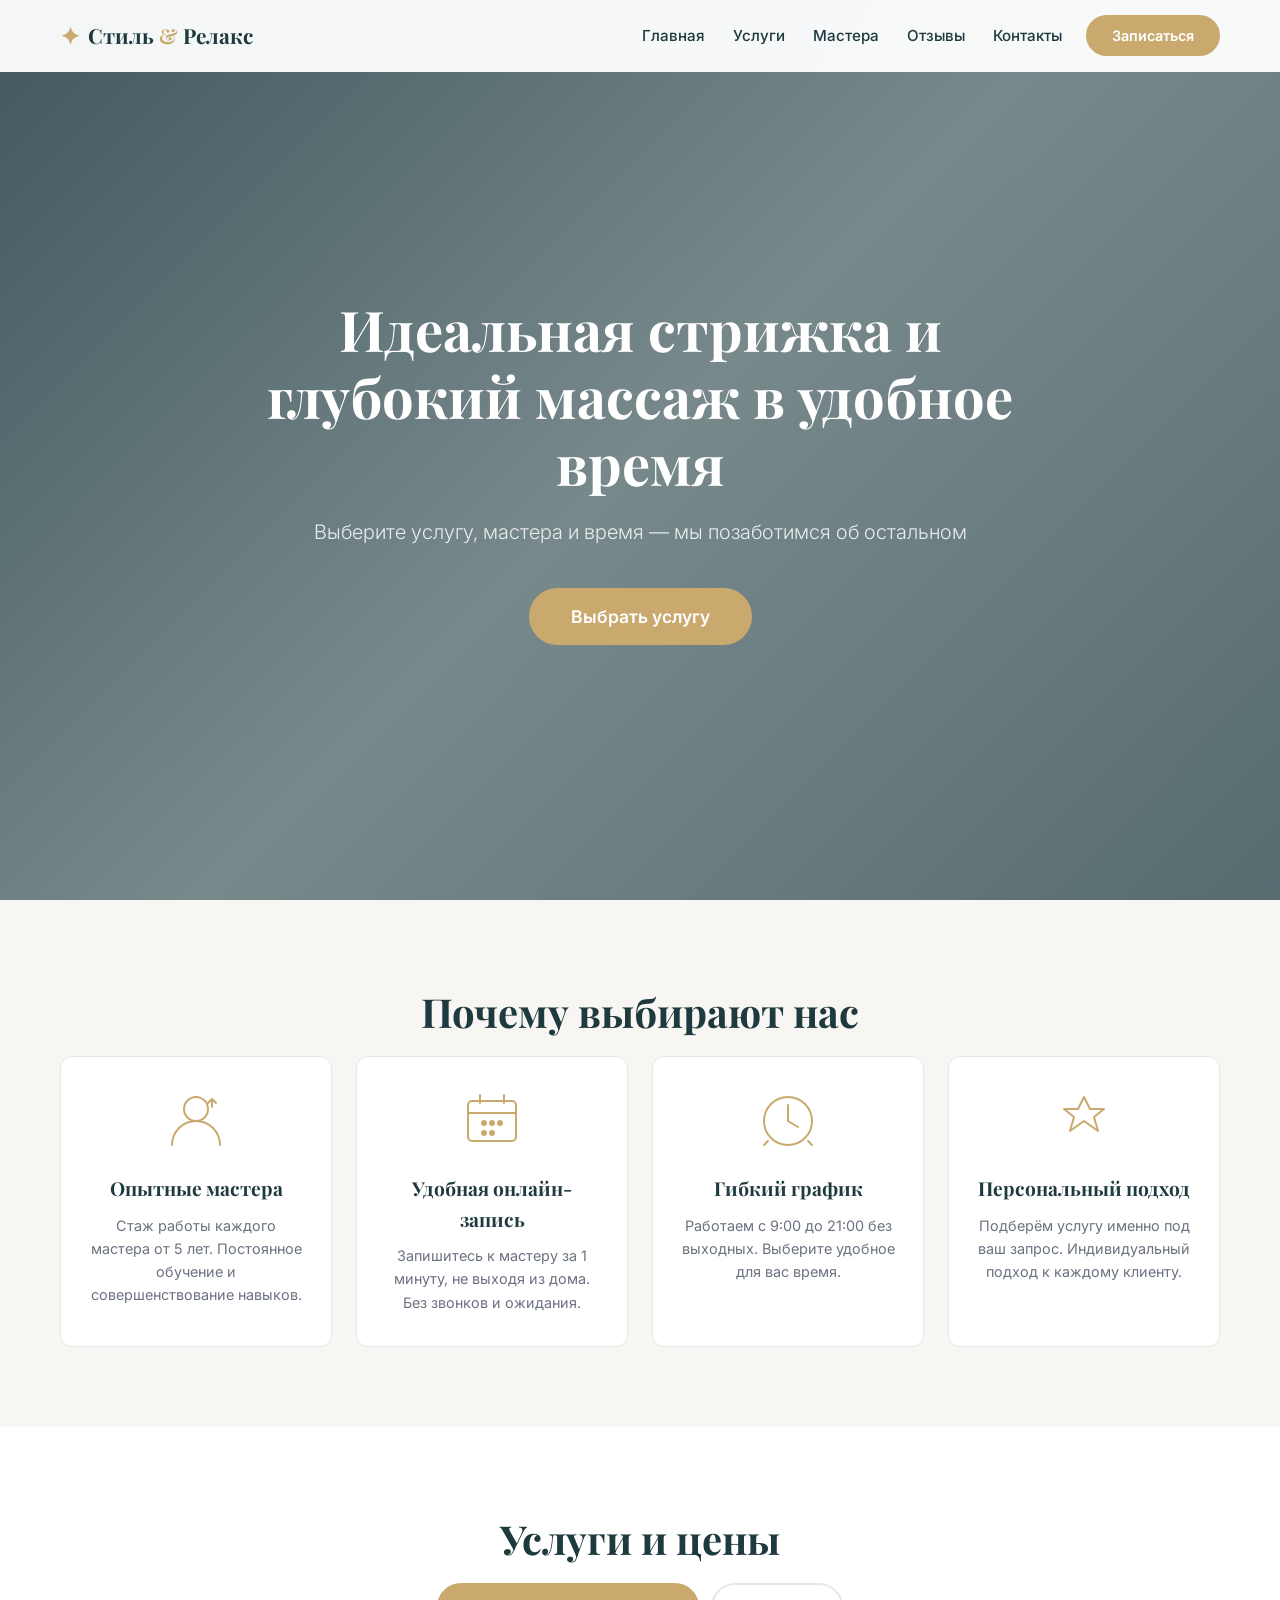
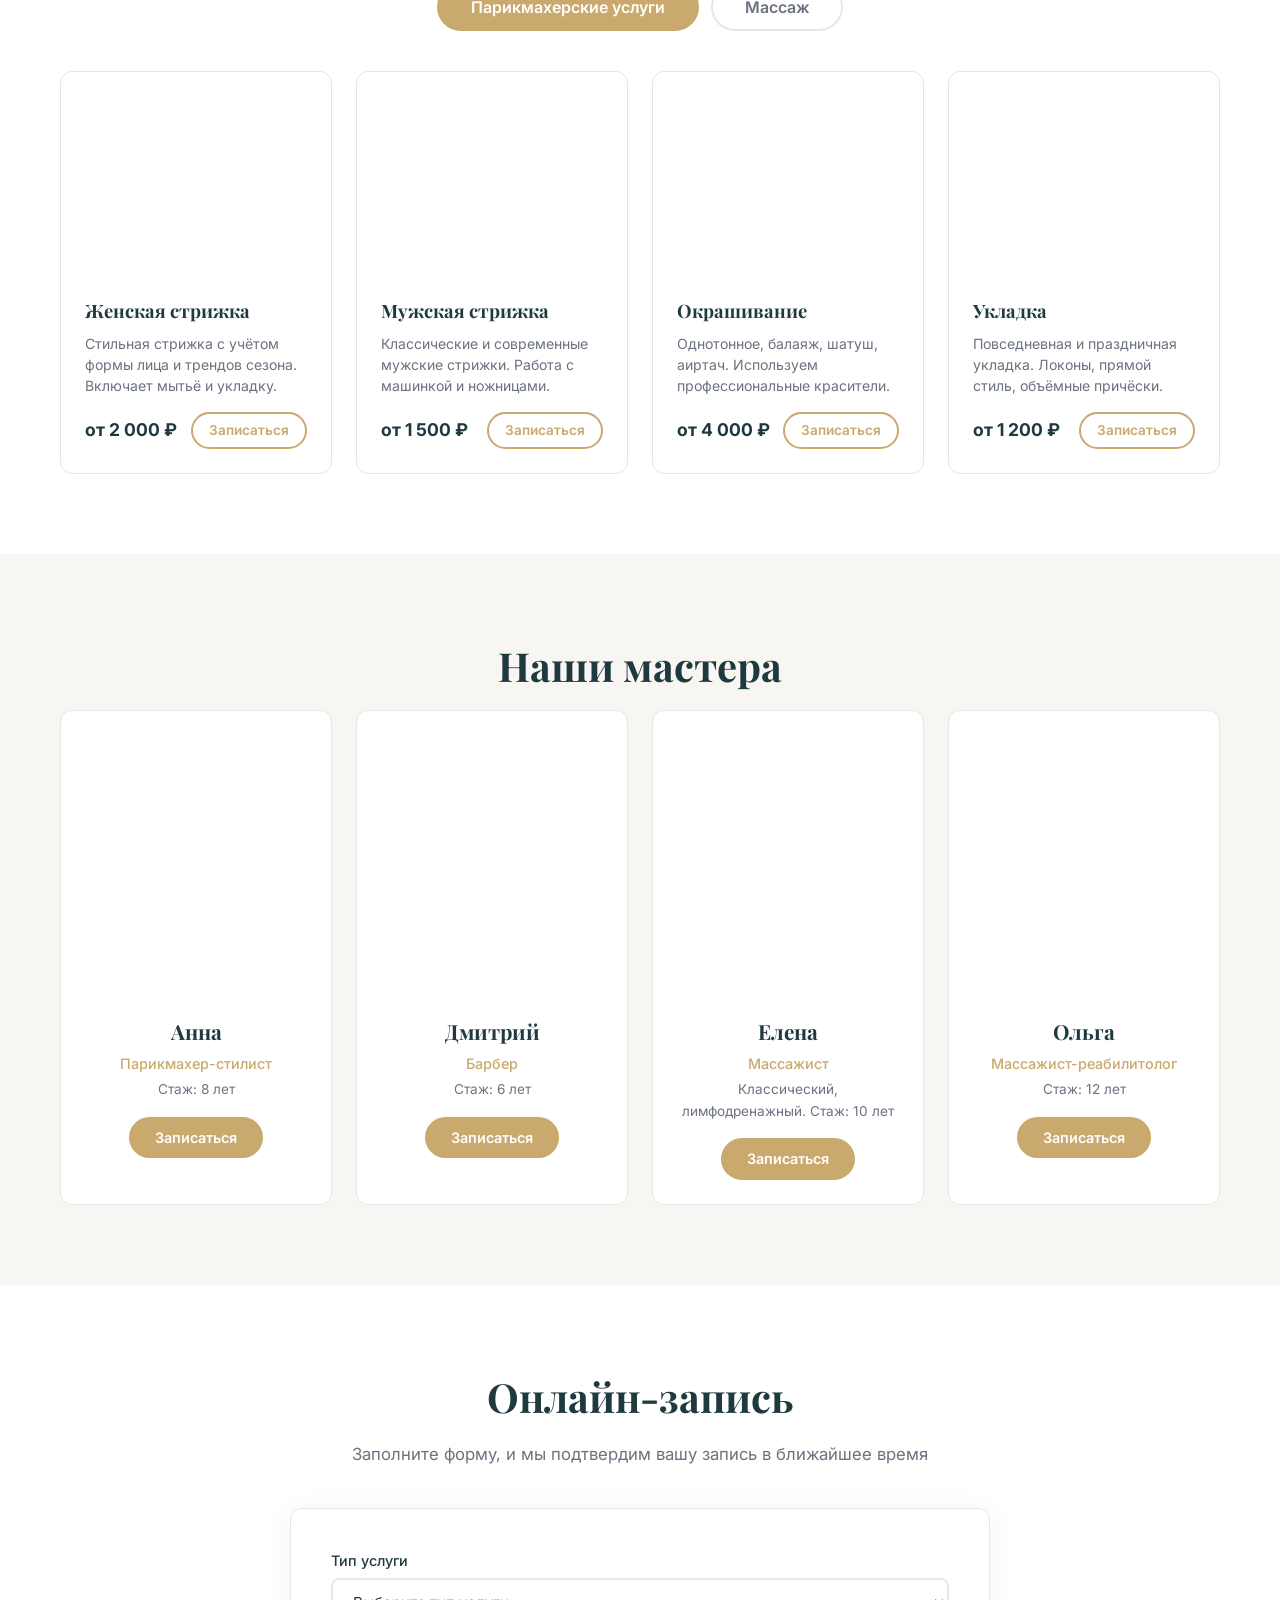
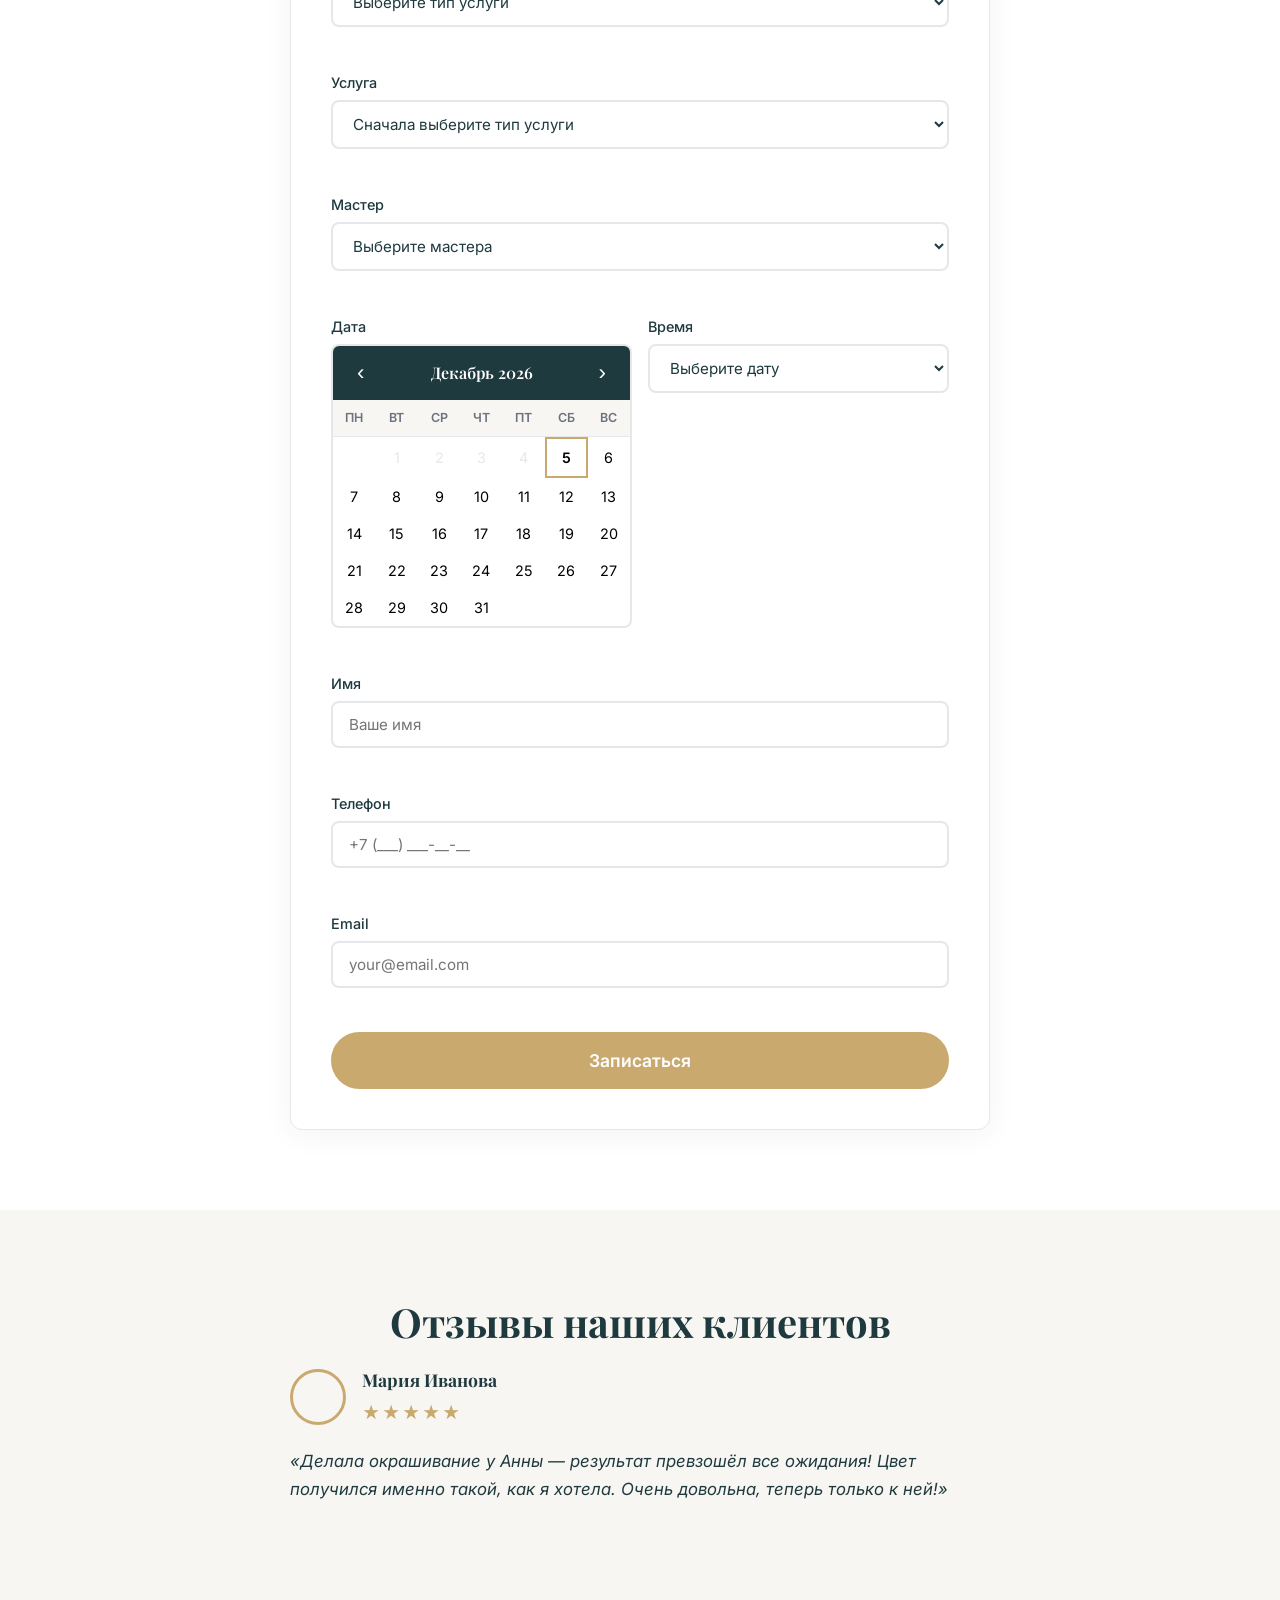
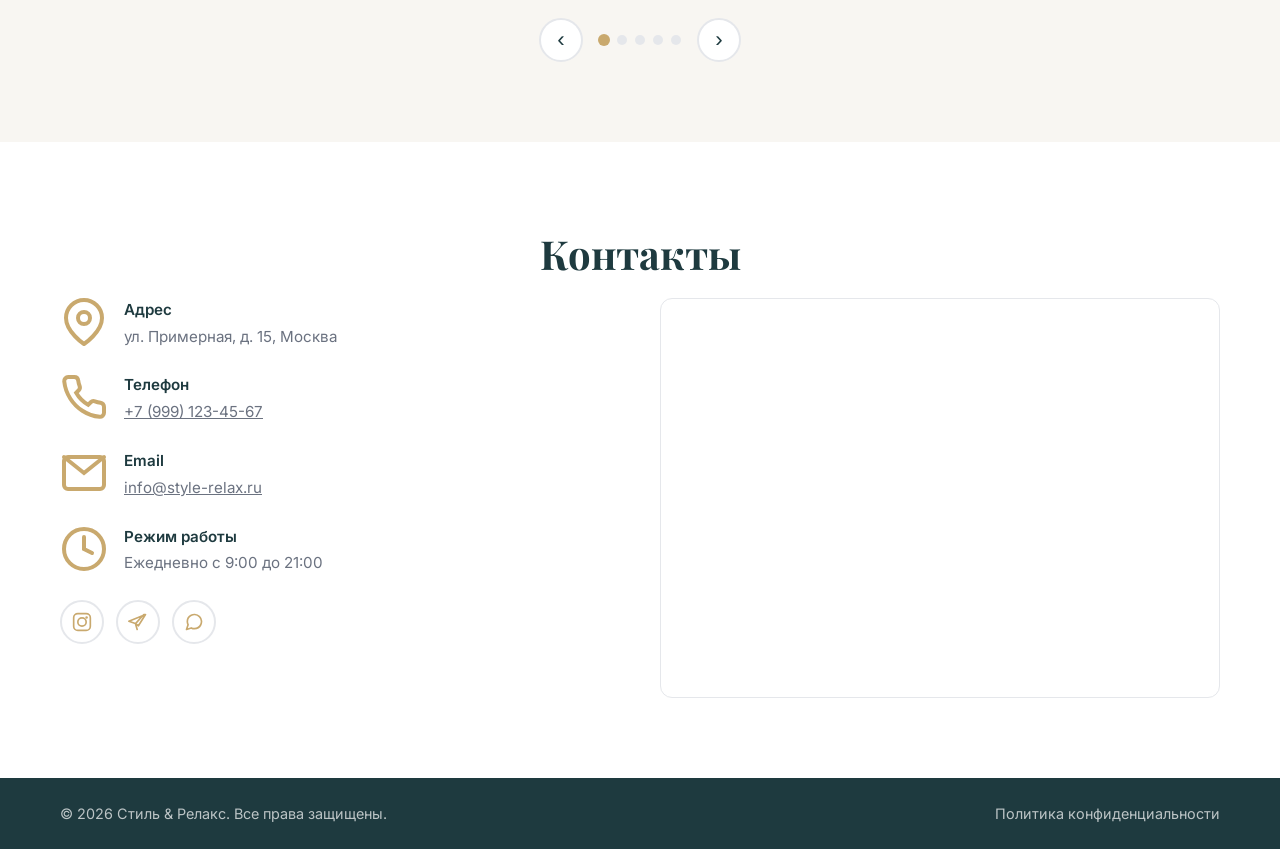
<file: prg1/index.html>
<!DOCTYPE html>
<html lang="ru">
<head>
    <meta charset="UTF-8">
    <meta name="viewport" content="width=device-width, initial-scale=1.0">
    <meta name="description" content="Стиль & Релакс — онлайн-запись к парикмахеру и массажисту в Москве. Выберите услугу, мастера и удобное время.">
    <meta name="keywords" content="парикмахер, массаж, запись онлайн, салон красоты, Москва">
    <meta name="author" content="Стиль & Релакс">
    <meta property="og:title" content="Стиль & Релакс — Ваши красота и здоровье в паре кликов">
    <meta property="og:description" content="Онлайн-запись к парикмахеру и массажисту. Опытные мастера, удобный график, персональный подход.">
    <meta property="og:type" content="website">
    <title>Стиль & Релакс — Онлайн-запись к парикмахеру и массажисту</title>
    <!-- Подключение шрифтов Google Fonts -->
    <link rel="preconnect" href="https://fonts.googleapis.com">
    <link rel="preconnect" href="https://fonts.gstatic.com" crossorigin>
    <link href="https://fonts.googleapis.com/css2?family=Inter:wght@300;400;500;600;700&family=Playfair+Display:wght@400;500;600;700&display=swap" rel="stylesheet">
    <!-- Подключение CSS -->
    <link rel="stylesheet" href="css/style.css">
</head>
<body>

    <!-- ==================== ШАПКА ==================== -->
    <header class="header" id="header">
        <div class="container header__container">
            <!-- Логотип -->
            <a href="#hero" class="header__logo">
                <span class="header__logo-icon">✦</span>
                <span class="header__logo-text">Стиль <span>&</span> Релакс</span>
            </a>

            <!-- Навигация -->
            <nav class="header__nav" id="nav">
                <ul class="header__menu">
                    <li class="header__menu-item"><a href="#hero" class="header__menu-link">Главная</a></li>
                    <li class="header__menu-item"><a href="#services" class="header__menu-link">Услуги</a></li>
                    <li class="header__menu-item"><a href="#masters" class="header__menu-link">Мастера</a></li>
                    <li class="header__menu-item"><a href="#reviews" class="header__menu-link">Отзывы</a></li>
                    <li class="header__menu-item"><a href="#contacts" class="header__menu-link">Контакты</a></li>
                </ul>
                <a href="#booking" class="btn btn--gold header__btn">Записаться</a>
            </nav>

            <!-- Гамбургер-меню для мобильных -->
            <button class="header__burger" id="burger" aria-label="Открыть меню">
                <span></span>
                <span></span>
                <span></span>
            </button>
        </div>
    </header>

    <!-- ==================== ПЕРВЫЙ ЭКРАН (HERO) ==================== -->
    <section class="hero" id="hero">
        <div class="hero__bg" style="background-image: url('https://images.unsplash.com/photo-1560066984-138dadb4c035?w=1920&q=80')"></div>
        <div class="hero__overlay"></div>
        <div class="container hero__content">
            <h1 class="hero__title">Идеальная стрижка и глубокий массаж в удобное время</h1>
            <p class="hero__subtitle">Выберите услугу, мастера и время — мы позаботимся об остальном</p>
            <a href="#services" class="btn btn--gold btn--large">Выбрать услугу</a>
        </div>
    </section>

    <!-- ==================== ПРЕИМУЩЕСТВА ==================== -->
    <section class="advantages" id="advantages">
        <div class="container">
            <h2 class="section-title">Почему выбирают нас</h2>
            <div class="advantages__grid">
                <!-- Карточка 1 -->
                <div class="advantage-card fade-in">
                    <div class="advantage-card__icon">
                        <svg viewBox="0 0 64 64" fill="none" xmlns="http://www.w3.org/2000/svg">
                            <circle cx="32" cy="20" r="12" stroke="#C9A96E" stroke-width="2"/>
                            <path d="M8 56c0-13.255 10.745-24 24-24s24 10.745 24 24" stroke="#C9A96E" stroke-width="2" stroke-linecap="round"/>
                            <path d="M44 14l4-4m0 0l4 4m-4-4v8" stroke="#C9A96E" stroke-width="2" stroke-linecap="round" stroke-linejoin="round"/>
                        </svg>
                    </div>
                    <h3 class="advantage-card__title">Опытные мастера</h3>
                    <p class="advantage-card__text">Стаж работы каждого мастера от 5 лет. Постоянное обучение и совершенствование навыков.</p>
                </div>
                <!-- Карточка 2 -->
                <div class="advantage-card fade-in">
                    <div class="advantage-card__icon">
                        <svg viewBox="0 0 64 64" fill="none" xmlns="http://www.w3.org/2000/svg">
                            <rect x="8" y="12" width="48" height="40" rx="4" stroke="#C9A96E" stroke-width="2"/>
                            <path d="M8 24h48" stroke="#C9A96E" stroke-width="2"/>
                            <path d="M20 6v8M44 6v8" stroke="#C9A96E" stroke-width="2" stroke-linecap="round"/>
                            <circle cx="24" cy="34" r="3" fill="#C9A96E"/>
                            <circle cx="32" cy="34" r="3" fill="#C9A96E"/>
                            <circle cx="40" cy="34" r="3" fill="#C9A96E"/>
                            <circle cx="24" cy="44" r="3" fill="#C9A96E"/>
                            <circle cx="32" cy="44" r="3" fill="#C9A96E"/>
                        </svg>
                    </div>
                    <h3 class="advantage-card__title">Удобная онлайн-запись</h3>
                    <p class="advantage-card__text">Запишитесь к мастеру за 1 минуту, не выходя из дома. Без звонков и ожидания.</p>
                </div>
                <!-- Карточка 3 -->
                <div class="advantage-card fade-in">
                    <div class="advantage-card__icon">
                        <svg viewBox="0 0 64 64" fill="none" xmlns="http://www.w3.org/2000/svg">
                            <circle cx="32" cy="32" r="24" stroke="#C9A96E" stroke-width="2"/>
                            <path d="M32 16v16l10 6" stroke="#C9A96E" stroke-width="2" stroke-linecap="round"/>
                            <path d="M52 52l4 4M12 52l-4 4" stroke="#C9A96E" stroke-width="2" stroke-linecap="round"/>
                        </svg>
                    </div>
                    <h3 class="advantage-card__title">Гибкий график</h3>
                    <p class="advantage-card__text">Работаем с 9:00 до 21:00 без выходных. Выберите удобное для вас время.</p>
                </div>
                <!-- Карточка 4 -->
                <div class="advantage-card fade-in">
                    <div class="advantage-card__icon">
                        <svg viewBox="0 0 64 64" fill="none" xmlns="http://www.w3.org/2000/svg">
                            <path d="M32 8l6 12h14l-10 8 4 14-14-10-14 10 4-14-10-8h14z" stroke="#C9A96E" stroke-width="2" stroke-linejoin="round"/>
                        </svg>
                    </div>
                    <h3 class="advantage-card__title">Персональный подход</h3>
                    <p class="advantage-card__text">Подберём услугу именно под ваш запрос. Индивидуальный подход к каждому клиенту.</p>
                </div>
            </div>
        </div>
    </section>

    <!-- ==================== УСЛУГИ И ЦЕНЫ ==================== -->
    <section class="services" id="services">
        <div class="container">
            <h2 class="section-title">Услуги и цены</h2>

            <!-- Табы -->
            <div class="services__tabs">
                <button class="services__tab active" data-tab="hair">Парикмахерские услуги</button>
                <button class="services__tab" data-tab="massage">Массаж</button>
            </div>

            <!-- Контент таба: Парикмахерские услуги -->
            <div class="services__content services__content--active" id="tab-hair">
                <div class="services__grid">
                    <!-- Карточка услуги -->
                    <div class="service-card fade-in">
                        <div class="service-card__image" style="background-image: url('https://images.unsplash.com/photo-1522337360788-8b13dee7a37e?w=600&q=80')"></div>
                        <div class="service-card__body">
                            <h3 class="service-card__title">Женская стрижка</h3>
                            <p class="service-card__desc">Стильная стрижка с учётом формы лица и трендов сезона. Включает мытьё и укладку.</p>
                            <div class="service-card__footer">
                                <span class="service-card__price">от 2 000 ₽</span>
                                <button class="btn btn--outline service-card__btn" data-service="Женская стрижка">Записаться</button>
                            </div>
                        </div>
                    </div>
                    <!-- Карточка услуги -->
                    <div class="service-card fade-in">
                        <div class="service-card__image" style="background-image: url('https://images.unsplash.com/photo-1503951914875-452162b0f3f1?w=600&q=80')"></div>
                        <div class="service-card__body">
                            <h3 class="service-card__title">Мужская стрижка</h3>
                            <p class="service-card__desc">Классические и современные мужские стрижки. Работа с машинкой и ножницами.</p>
                            <div class="service-card__footer">
                                <span class="service-card__price">от 1 500 ₽</span>
                                <button class="btn btn--outline service-card__btn" data-service="Мужская стрижка">Записаться</button>
                            </div>
                        </div>
                    </div>
                    <!-- Карточка услуги -->
                    <div class="service-card fade-in">
                        <div class="service-card__image" style="background-image: url('https://images.unsplash.com/photo-1521590832167-7bcbfaa6381f?w=600&q=80')"></div>
                        <div class="service-card__body">
                            <h3 class="service-card__title">Окрашивание</h3>
                            <p class="service-card__desc">Однотонное, балаяж, шатуш, аиртач. Используем профессиональные красители.</p>
                            <div class="service-card__footer">
                                <span class="service-card__price">от 4 000 ₽</span>
                                <button class="btn btn--outline service-card__btn" data-service="Окрашивание">Записаться</button>
                            </div>
                        </div>
                    </div>
                    <!-- Карточка услуги -->
                    <div class="service-card fade-in">
                        <div class="service-card__image" style="background-image: url('https://images.unsplash.com/photo-1527799820374-dcf8d9d4a388?w=600&q=80')"></div>
                        <div class="service-card__body">
                            <h3 class="service-card__title">Укладка</h3>
                            <p class="service-card__desc">Повседневная и праздничная укладка. Локоны, прямой стиль, объёмные причёски.</p>
                            <div class="service-card__footer">
                                <span class="service-card__price">от 1 200 ₽</span>
                                <button class="btn btn--outline service-card__btn" data-service="Укладка">Записаться</button>
                            </div>
                        </div>
                    </div>
                </div>
            </div>

            <!-- Контент таба: Массаж -->
            <div class="services__content" id="tab-massage">
                <div class="services__grid">
                    <!-- Карточка услуги -->
                    <div class="service-card fade-in">
                        <div class="service-card__image" style="background-image: url('https://images.unsplash.com/photo-1544161515-4ab6ce6db874?w=600&q=80')"></div>
                        <div class="service-card__body">
                            <h3 class="service-card__title">Классический массаж спины</h3>
                            <p class="service-card__desc">Снятие напряжения и болевых ощущений в области спины и шейно-воротниковой зоны. 60 минут.</p>
                            <div class="service-card__footer">
                                <span class="service-card__price">2 500 ₽</span>
                                <span class="service-card__duration">60 мин</span>
                                <button class="btn btn--outline service-card__btn" data-service="Классический массаж спины">Записаться</button>
                            </div>
                        </div>
                    </div>
                    <!-- Карточка услуги -->
                    <div class="service-card fade-in">
                        <div class="service-card__image" style="background-image: url('https://images.unsplash.com/photo-1519823551278-64ac92734fb1?w=600&q=80')"></div>
                        <div class="service-card__body">
                            <h3 class="service-card__title">Лимфодренажный массаж</h3>
                            <p class="service-card__desc">Улучшение циркуляции лимфы, снятие отёков, детокс-эффект. 90 минут.</p>
                            <div class="service-card__footer">
                                <span class="service-card__price">3 500 ₽</span>
                                <span class="service-card__duration">90 мин</span>
                                <button class="btn btn--outline service-card__btn" data-service="Лимфодренажный массаж">Записаться</button>
                            </div>
                        </div>
                    </div>
                    <!-- Карточка услуги -->
                    <div class="service-card fade-in">
                        <div class="service-card__image" style="background-image: url('https://images.unsplash.com/photo-1600334089648-b0d9d3028eb2?w=600&q=80')"></div>
                        <div class="service-card__body">
                            <h3 class="service-card__title">Массаж шейно-воротниковой зоны</h3>
                            <p class="service-card__desc">Быстрое снятие напряжения с шеи и плеч. Идеально при сидячей работе. 30 минут.</p>
                            <div class="service-card__footer">
                                <span class="service-card__price">1 800 ₽</span>
                                <span class="service-card__duration">30 мин</span>
                                <button class="btn btn--outline service-card__btn" data-service="Массаж шейно-воротниковой зоны">Записаться</button>
                            </div>
                        </div>
                    </div>
                    <!-- Карточка услуги -->
                    <div class="service-card fade-in">
                        <div class="service-card__image" style="background-image: url('https://images.unsplash.com/photo-1515377905703-c4788e51af15?w=600&q=80')"></div>
                        <div class="service-card__body">
                            <h3 class="service-card__title">Общий расслабляющий массаж</h3>
                            <p class="service-card__desc">Полное расслабление всего тела. Мягкие техники, ароматерапия, спокойная музыка. 90 минут.</p>
                            <div class="service-card__footer">
                                <span class="service-card__price">3 200 ₽</span>
                                <span class="service-card__duration">90 мин</span>
                                <button class="btn btn--outline service-card__btn" data-service="Общий расслабляющий массаж">Записаться</button>
                            </div>
                        </div>
                    </div>
                </div>
            </div>
        </div>
    </section>

    <!-- ==================== НАШИ МАСТЕРА ==================== -->
    <section class="masters" id="masters">
        <div class="container">
            <h2 class="section-title">Наши мастера</h2>
            <div class="masters__grid">
                <!-- Мастер 1 -->
                <div class="master-card fade-in">
                    <div class="master-card__photo" style="background-image: url('https://images.unsplash.com/photo-1580618672591-eb180b1a973f?w=400&q=80')"></div>
                    <div class="master-card__info">
                        <h3 class="master-card__name">Анна</h3>
                        <p class="master-card__role">Парикмахер-стилист</p>
                        <p class="master-card__exp">Стаж: 8 лет</p>
                        <button class="btn btn--gold master-card__btn" data-master="Анна" data-service="">Записаться</button>
                    </div>
                </div>
                <!-- Мастер 2 -->
                <div class="master-card fade-in">
                    <div class="master-card__photo" style="background-image: url('https://images.unsplash.com/photo-1507003211169-0a1dd7228f2d?w=400&q=80')"></div>
                    <div class="master-card__info">
                        <h3 class="master-card__name">Дмитрий</h3>
                        <p class="master-card__role">Барбер</p>
                        <p class="master-card__exp">Стаж: 6 лет</p>
                        <button class="btn btn--gold master-card__btn" data-master="Дмитрий" data-service="">Записаться</button>
                    </div>
                </div>
                <!-- Мастер 3 -->
                <div class="master-card fade-in">
                    <div class="master-card__photo" style="background-image: url('https://images.unsplash.com/photo-1594744803329-e58b31de8bf5?w=400&q=80')"></div>
                    <div class="master-card__info">
                        <h3 class="master-card__name">Елена</h3>
                        <p class="master-card__role">Массажист</p>
                        <p class="master-card__exp">Классический, лимфодренажный. Стаж: 10 лет</p>
                        <button class="btn btn--gold master-card__btn" data-master="Елена" data-service="">Записаться</button>
                    </div>
                </div>
                <!-- Мастер 4 -->
                <div class="master-card fade-in">
                    <div class="master-card__photo" style="background-image: url('https://images.unsplash.com/photo-1573496359142-b8d87734a5a2?w=400&q=80')"></div>
                    <div class="master-card__info">
                        <h3 class="master-card__name">Ольга</h3>
                        <p class="master-card__role">Массажист-реабилитолог</p>
                        <p class="master-card__exp">Стаж: 12 лет</p>
                        <button class="btn btn--gold master-card__btn" data-master="Ольга" data-service="">Записаться</button>
                    </div>
                </div>
            </div>
        </div>
    </section>

    <!-- ==================== ФОРМА ОНЛАЙН-ЗАПИСИ ==================== -->
    <section class="booking" id="booking">
        <div class="container">
            <h2 class="section-title">Онлайн-запись</h2>
            <p class="booking__subtitle">Заполните форму, и мы подтвердим вашу запись в ближайшее время</p>

            <form class="booking__form" id="bookingForm" novalidate>
                <!-- Тип услуги -->
                <div class="form-group">
                    <label class="form-group__label" for="serviceType">Тип услуги</label>
                    <select class="form-group__input" id="serviceType" required>
                        <option value="" disabled selected>Выберите тип услуги</option>
                        <option value="hair">Парикмахерские услуги</option>
                        <option value="massage">Массаж</option>
                    </select>
                    <span class="form-group__error" id="serviceTypeError"></span>
                </div>

                <!-- Услуга (динамическая) -->
                <div class="form-group">
                    <label class="form-group__label" for="service">Услуга</label>
                    <select class="form-group__input" id="service" required>
                        <option value="" disabled selected>Сначала выберите тип услуги</option>
                    </select>
                    <span class="form-group__error" id="serviceError"></span>
                </div>

                <!-- Мастер -->
                <div class="form-group">
                    <label class="form-group__label" for="master">Мастер</label>
                    <select class="form-group__input" id="master" required>
                        <option value="" disabled selected>Выберите мастера</option>
                        <option value="Любой">Любой мастер</option>
                        <option value="Анна">Анна — парикмахер-стилист</option>
                        <option value="Дмитрий">Дмитрий — барбер</option>
                        <option value="Елена">Елена — массажист</option>
                        <option value="Ольга">Ольга — массажист-реабилитолог</option>
                    </select>
                    <span class="form-group__error" id="masterError"></span>
                </div>

                <!-- Дата и время -->
                <div class="form-row">
                    <div class="form-group">
                        <label class="form-group__label" for="bookingDate">Дата</label>
                        <!-- Кастомный календарь -->
                        <div class="calendar" id="calendar">
                            <div class="calendar__header">
                                <button type="button" class="calendar__nav" id="calendarPrev">‹</button>
                                <span class="calendar__month" id="calendarMonth"></span>
                                <button type="button" class="calendar__nav" id="calendarNext">›</button>
                            </div>
                            <div class="calendar__weekdays">
                                <span>Пн</span><span>Вт</span><span>Ср</span><span>Чт</span><span>Пт</span><span>Сб</span><span>Вс</span>
                            </div>
                            <div class="calendar__days" id="calendarDays"></div>
                        </div>
                        <input type="hidden" id="bookingDate" required>
                        <span class="form-group__error" id="bookingDateError"></span>
                    </div>
                    <div class="form-group">
                        <label class="form-group__label" for="bookingTime">Время</label>
                        <select class="form-group__input" id="bookingTime" required>
                            <option value="" disabled selected>Выберите дату</option>
                        </select>
                        <span class="form-group__error" id="bookingTimeError"></span>
                    </div>
                </div>

                <!-- Имя -->
                <div class="form-group">
                    <label class="form-group__label" for="clientName">Имя</label>
                    <input type="text" class="form-group__input" id="clientName" placeholder="Ваше имя" required>
                    <span class="form-group__error" id="clientNameError"></span>
                </div>

                <!-- Телефон -->
                <div class="form-group">
                    <label class="form-group__label" for="clientPhone">Телефон</label>
                    <input type="tel" class="form-group__input" id="clientPhone" placeholder="+7 (___) ___-__-__" required>
                    <span class="form-group__error" id="clientPhoneError"></span>
                </div>

                <!-- Email -->
                <div class="form-group">
                    <label class="form-group__label" for="clientEmail">Email</label>
                    <input type="email" class="form-group__input" id="clientEmail" placeholder="your@email.com" required>
                    <span class="form-group__error" id="clientEmailError"></span>
                </div>

                <button type="submit" class="btn btn--gold btn--large btn--full">Записаться</button>
            </form>

            <!-- Сообщение об успехе (скрыто по умолчанию) -->
            <div class="booking__success" id="bookingSuccess" style="display: none;">
                <div class="booking__success-icon">✓</div>
                <h3 class="booking__success-title">Спасибо за запись!</h3>
                <p class="booking__success-text">Мы свяжемся с вами в ближайшее время для подтверждения.</p>
                <button class="btn btn--outline" id="resetFormBtn">Записаться ещё раз</button>
            </div>
        </div>
    </section>

    <!-- ==================== ОТЗЫВЫ ==================== -->
    <section class="reviews" id="reviews">
        <div class="container">
            <h2 class="section-title">Отзывы наших клиентов</h2>

            <div class="reviews__slider" id="reviewsSlider">
                <!-- Слайд 1 -->
                <div class="reviews__slide active">
                    <div class="reviews__slide-header">
                        <div class="reviews__avatar" style="background-image: url('https://images.unsplash.com/photo-1438761681033-6461ffad8d80?w=100&q=80')"></div>
                        <div>
                            <h4 class="reviews__name">Мария Иванова</h4>
                            <div class="reviews__stars">★★★★★</div>
                        </div>
                    </div>
                    <p class="reviews__text">«Делала окрашивание у Анны — результат превзошёл все ожидания! Цвет получился именно такой, как я хотела. Очень довольна, теперь только к ней!»</p>
                </div>
                <!-- Слайд 2 -->
                <div class="reviews__slide">
                    <div class="reviews__slide-header">
                        <div class="reviews__avatar" style="background-image: url('https://images.unsplash.com/photo-1500648767791-00dcc994a43e?w=100&q=80')"></div>
                        <div>
                            <h4 class="reviews__name">Алексей Петров</h4>
                            <div class="reviews__stars">★★★★★</div>
                        </div>
                    </div>
                    <p class="reviews__text">«Хожу к Дмитрию на стрижки уже полгода. Всегда чётко, быстро и по делу. Отличный барбер, рекомендую всем мужчинам!»</p>
                </div>
                <!-- Слайд 3 -->
                <div class="reviews__slide">
                    <div class="reviews__slide-header">
                        <div class="reviews__avatar" style="background-image: url('https://images.unsplash.com/photo-1494790108377-be9c29b29330?w=100&q=80')"></div>
                        <div>
                            <h4 class="reviews__name">Екатерина Смирнова</h4>
                            <div class="reviews__stars">★★★★★</div>
                        </div>
                    </div>
                    <p class="reviews__text">«Была на общем расслабляющем массаже у Ольги — это было что-то невероятное! Ушла как новая. Обязательно вернусь снова.»</p>
                </div>
                <!-- Слайд 4 -->
                <div class="reviews__slide">
                    <div class="reviews__slide-header">
                        <div class="reviews__avatar" style="background-image: url('https://images.unsplash.com/photo-1544005313-94ddf0286df2?w=100&q=80')"></div>
                        <div>
                            <h4 class="reviews__name">Наталья Козлова</h4>
                            <div class="reviews__stars">★★★★☆</div>
                        </div>
                    </div>
                    <p class="reviews__text">«Записалась на лимфодренажный массаж к Елене. Чувствительный и профессиональный подход. Отёки ушли уже после первого сеанса!»</p>
                </div>
                <!-- Слайд 5 -->
                <div class="reviews__slide">
                    <div class="reviews__slide-header">
                        <div class="reviews__avatar" style="background-image: url('https://images.unsplash.com/photo-1506794778202-cad84cf45f1d?w=100&q=80')"></div>
                        <div>
                            <h4 class="reviews__name">Игорь Волков</h4>
                            <div class="reviews__stars">★★★★★</div>
                        </div>
                    </div>
                    <p class="reviews__text">«Удобная онлайн-запись, приятная атмосфера в салоне. Дмитрий сделал отличную бороду. Теперь рекомендую знакомым!»</p>
                </div>
            </div>

            <!-- Навигация слайдера -->
            <div class="reviews__controls">
                <button class="reviews__arrow" id="reviewsPrev" aria-label="Предыдущий отзыв">‹</button>
                <div class="reviews__dots" id="reviewsDots"></div>
                <button class="reviews__arrow" id="reviewsNext" aria-label="Следующий отзыв">›</button>
            </div>
        </div>
    </section>

    <!-- ==================== КОНТАКТЫ ==================== -->
    <section class="contacts" id="contacts">
        <div class="container">
            <h2 class="section-title">Контакты</h2>
            <div class="contacts__grid">
                <!-- Информация -->
                <div class="contacts__info">
                    <div class="contact-item">
                        <div class="contact-item__icon">
                            <svg viewBox="0 0 24 24" fill="none" xmlns="http://www.w3.org/2000/svg">
                                <path d="M21 10c0 7-9 13-9 13s-9-6-9-13a9 9 0 0118 0z" stroke="#C9A96E" stroke-width="2"/>
                                <circle cx="12" cy="10" r="3" stroke="#C9A96E" stroke-width="2"/>
                            </svg>
                        </div>
                        <div>
                            <h4 class="contact-item__title">Адрес</h4>
                            <p class="contact-item__text">ул. Примерная, д. 15, Москва</p>
                        </div>
                    </div>
                    <div class="contact-item">
                        <div class="contact-item__icon">
                            <svg viewBox="0 0 24 24" fill="none" xmlns="http://www.w3.org/2000/svg">
                                <path d="M22 16.92v3a2 2 0 01-2.18 2 19.79 19.79 0 01-8.63-3.07 19.5 19.5 0 01-6-6 19.79 19.79 0 01-3.07-8.67A2 2 0 014.11 2h3a2 2 0 012 1.72 12.84 12.84 0 00.7 2.81 2 2 0 01-.45 2.11L8.09 9.91a16 16 0 006 6l1.27-1.27a2 2 0 012.11-.45 12.84 12.84 0 002.81.7A2 2 0 0122 16.92z" stroke="#C9A96E" stroke-width="2"/>
                            </svg>
                        </div>
                        <div>
                            <h4 class="contact-item__title">Телефон</h4>
                            <a href="tel:+79991234567" class="contact-item__text">+7 (999) 123-45-67</a>
                        </div>
                    </div>
                    <div class="contact-item">
                        <div class="contact-item__icon">
                            <svg viewBox="0 0 24 24" fill="none" xmlns="http://www.w3.org/2000/svg">
                                <rect x="2" y="4" width="20" height="16" rx="2" stroke="#C9A96E" stroke-width="2"/>
                                <path d="M22 4l-10 8L2 4" stroke="#C9A96E" stroke-width="2" stroke-linecap="round"/>
                            </svg>
                        </div>
                        <div>
                            <h4 class="contact-item__title">Email</h4>
                            <a href="mailto:info@style-relax.ru" class="contact-item__text">info@style-relax.ru</a>
                        </div>
                    </div>
                    <div class="contact-item">
                        <div class="contact-item__icon">
                            <svg viewBox="0 0 24 24" fill="none" xmlns="http://www.w3.org/2000/svg">
                                <circle cx="12" cy="12" r="10" stroke="#C9A96E" stroke-width="2"/>
                                <path d="M12 6v6l4 2" stroke="#C9A96E" stroke-width="2" stroke-linecap="round"/>
                            </svg>
                        </div>
                        <div>
                            <h4 class="contact-item__title">Режим работы</h4>
                            <p class="contact-item__text">Ежедневно с 9:00 до 21:00</p>
                        </div>
                    </div>

                    <!-- Социальные сети -->
                    <div class="contacts__social">
                        <a href="#" class="social-link" aria-label="Instagram">
                            <svg viewBox="0 0 24 24" fill="none" xmlns="http://www.w3.org/2000/svg">
                                <rect x="2" y="2" width="20" height="20" rx="5" stroke="#C9A96E" stroke-width="2"/>
                                <circle cx="12" cy="12" r="5" stroke="#C9A96E" stroke-width="2"/>
                                <circle cx="17.5" cy="6.5" r="1.5" fill="#C9A96E"/>
                            </svg>
                        </a>
                        <a href="#" class="social-link" aria-label="Telegram">
                            <svg viewBox="0 0 24 24" fill="none" xmlns="http://www.w3.org/2000/svg">
                                <path d="M21 3L1 11l7 2.5M21 3l-8.5 13.5L9 14l10-11zM9 14l2 7" stroke="#C9A96E" stroke-width="2" stroke-linecap="round" stroke-linejoin="round"/>
                            </svg>
                        </a>
                        <a href="#" class="social-link" aria-label="WhatsApp">
                            <svg viewBox="0 0 24 24" fill="none" xmlns="http://www.w3.org/2000/svg">
                                <path d="M21 11.5a8.38 8.38 0 01-.9 3.8 8.5 8.5 0 01-7.6 4.7 8.38 8.38 0 01-3.8-.9L3 21l1.9-5.7a8.38 8.38 0 01-.9-3.8 8.5 8.5 0 014.7-7.6 8.38 8.38 0 013.8-.9h.5a8.48 8.48 0 018 8v.5z" stroke="#C9A96E" stroke-width="2" stroke-linecap="round" stroke-linejoin="round"/>
                            </svg>
                        </a>
                    </div>
                </div>

                <!-- Карта -->
                <div class="contacts__map">
                    <iframe 
                        src="https://www.openstreetmap.org/export/embed.html?bbox=37.57%2C55.74%2C37.63%2C55.76&layer=mapnik&marker=55.75%2C37.60" 
                        width="100%" 
                        height="100%" 
                        style="border:0;" 
                        allowfullscreen="" 
                        loading="lazy"
                        title="Карта расположения салона">
                    </iframe>
                </div>
            </div>
        </div>
    </section>

    <!-- ==================== ФУТЕР ==================== -->
    <footer class="footer">
        <div class="container footer__container">
            <p class="footer__copy">© 2026 Стиль & Релакс. Все права защищены.</p>
            <a href="#" class="footer__privacy">Политика конфиденциальности</a>
        </div>
    </footer>

    <!-- ==================== КНОПКА «НАВЕРХ» ==================== -->
    <button class="scroll-top" id="scrollTop" aria-label="Наверх">
        <svg viewBox="0 0 24 24" fill="none" xmlns="http://www.w3.org/2000/svg">
            <path d="M12 19V5M5 12l7-7 7 7" stroke="currentColor" stroke-width="2" stroke-linecap="round" stroke-linejoin="round"/>
        </svg>
    </button>

    <!-- Подключение JS -->
    <script src="js/script.js"></script>
</body>
</html>
</file>
<file: prg1/css/style.css>
/* ========================================
   СТИЛЬ & РЕЛАКС — ГЛОБАЛЬНЫЕ СТИЛИ
   ======================================== */

/* ---------- Сброс и базовые стили ---------- */
*,
*::before,
*::after {
    margin: 0;
    padding: 0;
    box-sizing: border-box;
}

:root {
    /* Цветовая палитра */
    --color-primary: #1E3A3F;
    --color-primary-light: #2A4F55;
    --color-accent: #C9A96E;
    --color-accent-hover: #B8944F;
    --color-white: #FFFFFF;
    --color-light: #F8F6F2;
    --color-gray: #6B7280;
    --color-gray-light: #E5E7EB;
    --color-error: #EF4444;
    --color-success: #10B981;

    /* Шрифты */
    --font-heading: 'Playfair Display', Georgia, serif;
    --font-body: 'Inter', -apple-system, BlinkMacSystemFont, sans-serif;

    /* Размеры */
    --header-height: 72px;
    --container-max: 1200px;
    --border-radius: 12px;
    --transition: 0.3s ease;
}

html {
    scroll-behavior: smooth;
    font-size: 16px;
}

body {
    font-family: var(--font-body);
    color: var(--color-primary);
    background-color: var(--color-white);
    line-height: 1.6;
    overflow-x: hidden;
    -webkit-font-smoothing: antialiased;
    -moz-osx-font-smoothing: grayscale;
}

/* ---------- Контейнер ---------- */
.container {
    max-width: var(--container-max);
    margin: 0 auto;
    padding: 0 20px;
}

/* ---------- Заголовки секций ---------- */
.section-title {
    font-family: var(--font-heading);
    font-size: clamp(1.8rem, 4vw, 2.5rem);
    text-align: center;
    margin-bottom: 12px;
    color: var(--color-primary);
}

/* ---------- Кнопки ---------- */
.btn {
    display: inline-flex;
    align-items: center;
    justify-content: center;
    padding: 12px 28px;
    font-family: var(--font-body);
    font-size: 0.95rem;
    font-weight: 600;
    border: 2px solid transparent;
    border-radius: 50px;
    cursor: pointer;
    transition: all var(--transition);
    text-decoration: none;
    line-height: 1.2;
}

.btn--gold {
    background-color: var(--color-accent);
    color: var(--color-white);
    border-color: var(--color-accent);
}

.btn--gold:hover,
.btn--gold:focus {
    background-color: var(--color-accent-hover);
    border-color: var(--color-accent-hover);
    transform: translateY(-2px);
    box-shadow: 0 6px 20px rgba(201, 169, 110, 0.4);
}

.btn--outline {
    background-color: transparent;
    color: var(--color-accent);
    border-color: var(--color-accent);
}

.btn--outline:hover,
.btn--outline:focus {
    background-color: var(--color-accent);
    color: var(--color-white);
    transform: translateY(-2px);
}

.btn--large {
    padding: 16px 40px;
    font-size: 1.1rem;
}

.btn--full {
    width: 100%;
}

/* ---------- Анимация появления при скролле ---------- */
.fade-in {
    opacity: 0;
    transform: translateY(30px);
    transition: opacity 0.6s ease, transform 0.6s ease;
}

.fade-in.visible {
    opacity: 1;
    transform: translateY(0);
}

/* Задержки для каскадной анимации */
.fade-in:nth-child(1) { transition-delay: 0.1s; }
.fade-in:nth-child(2) { transition-delay: 0.2s; }
.fade-in:nth-child(3) { transition-delay: 0.3s; }
.fade-in:nth-child(4) { transition-delay: 0.4s; }

/* ========================================
   ШАПКА
   ======================================== */
.header {
    position: fixed;
    top: 0;
    left: 0;
    right: 0;
    height: var(--header-height);
    z-index: 1000;
    background-color: rgba(255, 255, 255, 0.95);
    backdrop-filter: blur(10px);
    transition: all var(--transition);
    border-bottom: 1px solid transparent;
}

.header.scrolled {
    background-color: rgba(255, 255, 255, 0.98);
    box-shadow: 0 2px 20px rgba(0, 0, 0, 0.08);
    border-bottom-color: var(--color-gray-light);
}

.header__container {
    display: flex;
    align-items: center;
    justify-content: space-between;
    height: 100%;
}

.header__logo {
    display: flex;
    align-items: center;
    gap: 8px;
    text-decoration: none;
    color: var(--color-primary);
    font-family: var(--font-heading);
    font-size: 1.3rem;
    font-weight: 700;
}

.header__logo-icon {
    font-size: 1.5rem;
    color: var(--color-accent);
}

.header__logo-text span {
    color: var(--color-accent);
}

.header__nav {
    display: flex;
    align-items: center;
    gap: 24px;
}

.header__menu {
    display: flex;
    list-style: none;
    gap: 28px;
}

.header__menu-link {
    text-decoration: none;
    color: var(--color-primary);
    font-size: 0.95rem;
    font-weight: 500;
    position: relative;
    transition: color var(--transition);
}

.header__menu-link::after {
    content: '';
    position: absolute;
    bottom: -4px;
    left: 0;
    width: 0;
    height: 2px;
    background-color: var(--color-accent);
    transition: width var(--transition);
}

.header__menu-link:hover {
    color: var(--color-accent);
}

.header__menu-link:hover::after {
    width: 100%;
}

.header__btn {
    padding: 10px 24px;
    font-size: 0.9rem;
}

/* Гамбургер-меню */
.header__burger {
    display: none;
    flex-direction: column;
    gap: 5px;
    background: none;
    border: none;
    cursor: pointer;
    padding: 8px;
    z-index: 1001;
}

.header__burger span {
    display: block;
    width: 24px;
    height: 2px;
    background-color: var(--color-primary);
    transition: all var(--transition);
    border-radius: 2px;
}

.header__burger.active span:nth-child(1) {
    transform: rotate(45deg) translate(5px, 5px);
}

.header__burger.active span:nth-child(2) {
    opacity: 0;
}

.header__burger.active span:nth-child(3) {
    transform: rotate(-45deg) translate(5px, -5px);
}

/* ========================================
   ПЕРВЫЙ ЭКРАН (HERO)
   ======================================== */
.hero {
    position: relative;
    min-height: 100vh;
    display: flex;
    align-items: center;
    justify-content: center;
    overflow: hidden;
}

.hero__bg {
    position: absolute;
    inset: 0;
    background-size: cover;
    background-position: center;
    background-repeat: no-repeat;
}

.hero__overlay {
    position: absolute;
    inset: 0;
    background: linear-gradient(
        135deg,
        rgba(30, 58, 63, 0.85) 0%,
        rgba(30, 58, 63, 0.6) 50%,
        rgba(30, 58, 63, 0.75) 100%
    );
}

.hero__content {
    position: relative;
    z-index: 1;
    text-align: center;
    max-width: 800px;
    padding: 120px 20px 80px;
}

.hero__title {
    font-family: var(--font-heading);
    font-size: clamp(2rem, 5vw, 3.5rem);
    color: var(--color-white);
    line-height: 1.2;
    margin-bottom: 20px;
}

.hero__subtitle {
    font-size: clamp(1rem, 2.5vw, 1.25rem);
    color: rgba(255, 255, 255, 0.85);
    margin-bottom: 40px;
    font-weight: 300;
}

/* ========================================
   ПРЕИМУЩЕСТВА
   ======================================== */
.advantages {
    padding: 80px 0;
    background-color: var(--color-light);
}

.advantages__grid {
    display: grid;
    grid-template-columns: repeat(4, 1fr);
    gap: 24px;
}

.advantage-card {
    background-color: var(--color-white);
    border-radius: var(--border-radius);
    padding: 32px 24px;
    text-align: center;
    transition: all var(--transition);
    border: 1px solid var(--color-gray-light);
}

.advantage-card:hover {
    transform: translateY(-6px);
    box-shadow: 0 12px 40px rgba(30, 58, 63, 0.1);
    border-color: var(--color-accent);
}

.advantage-card__icon {
    width: 64px;
    height: 64px;
    margin: 0 auto 20px;
    display: flex;
    align-items: center;
    justify-content: center;
    transition: transform var(--transition);
}

.advantage-card:hover .advantage-card__icon {
    transform: scale(1.1);
}

.advantage-card__icon svg {
    width: 100%;
    height: 100%;
}

.advantage-card__title {
    font-family: var(--font-heading);
    font-size: 1.2rem;
    margin-bottom: 10px;
    color: var(--color-primary);
}

.advantage-card__text {
    font-size: 0.9rem;
    color: var(--color-gray);
    line-height: 1.6;
}

/* ========================================
   УСЛУГИ
   ======================================== */
.services {
    padding: 80px 0;
}

.services__tabs {
    display: flex;
    justify-content: center;
    gap: 12px;
    margin-bottom: 40px;
    flex-wrap: wrap;
}

.services__tab {
    padding: 12px 32px;
    font-family: var(--font-body);
    font-size: 1rem;
    font-weight: 600;
    background: none;
    border: 2px solid var(--color-gray-light);
    border-radius: 50px;
    cursor: pointer;
    color: var(--color-gray);
    transition: all var(--transition);
}

.services__tab:hover {
    border-color: var(--color-accent);
    color: var(--color-accent);
}

.services__tab.active {
    background-color: var(--color-accent);
    border-color: var(--color-accent);
    color: var(--color-white);
}

.services__content {
    display: none;
}

.services__content--active {
    display: block;
}

.services__grid {
    display: grid;
    grid-template-columns: repeat(4, 1fr);
    gap: 24px;
}

.service-card {
    background-color: var(--color-white);
    border-radius: var(--border-radius);
    overflow: hidden;
    border: 1px solid var(--color-gray-light);
    transition: all var(--transition);
}

.service-card:hover {
    transform: translateY(-6px);
    box-shadow: 0 12px 40px rgba(30, 58, 63, 0.12);
}

.service-card__image {
    height: 200px;
    background-size: cover;
    background-position: center;
    transition: transform 0.5s ease;
}

.service-card:hover .service-card__image {
    transform: scale(1.05);
}

.service-card__body {
    padding: 24px;
}

.service-card__title {
    font-family: var(--font-heading);
    font-size: 1.15rem;
    margin-bottom: 8px;
}

.service-card__desc {
    font-size: 0.88rem;
    color: var(--color-gray);
    margin-bottom: 16px;
    line-height: 1.5;
}

.service-card__footer {
    display: flex;
    align-items: center;
    justify-content: space-between;
    gap: 8px;
    flex-wrap: wrap;
}

.service-card__price {
    font-weight: 700;
    font-size: 1.1rem;
    color: var(--color-primary);
}

.service-card__duration {
    font-size: 0.85rem;
    color: var(--color-gray);
    background: var(--color-light);
    padding: 4px 10px;
    border-radius: 20px;
}

.service-card__btn {
    padding: 8px 16px;
    font-size: 0.85rem;
}

/* ========================================
   МАСТЕРА
   ======================================== */
.masters {
    padding: 80px 0;
    background-color: var(--color-light);
}

.masters__grid {
    display: grid;
    grid-template-columns: repeat(4, 1fr);
    gap: 24px;
}

.master-card {
    background-color: var(--color-white);
    border-radius: var(--border-radius);
    overflow: hidden;
    text-align: center;
    border: 1px solid var(--color-gray-light);
    transition: all var(--transition);
}

.master-card:hover {
    transform: translateY(-6px);
    box-shadow: 0 12px 40px rgba(30, 58, 63, 0.1);
}

.master-card__photo {
    height: 280px;
    background-size: cover;
    background-position: center top;
    transition: transform 0.5s ease;
}

.master-card:hover .master-card__photo {
    transform: scale(1.03);
}

.master-card__info {
    padding: 24px;
}

.master-card__name {
    font-family: var(--font-heading);
    font-size: 1.3rem;
    margin-bottom: 4px;
}

.master-card__role {
    font-size: 0.9rem;
    color: var(--color-accent);
    font-weight: 500;
    margin-bottom: 4px;
}

.master-card__exp {
    font-size: 0.85rem;
    color: var(--color-gray);
    margin-bottom: 16px;
}

.master-card__btn {
    padding: 10px 24px;
    font-size: 0.9rem;
}

/* ========================================
   ФОРМА ОНЛАЙН-ЗАПИСИ
   ======================================== */
.booking {
    padding: 80px 0;
}

.booking__subtitle {
    text-align: center;
    color: var(--color-gray);
    margin-bottom: 40px;
    font-size: 1.05rem;
}

.booking__form {
    max-width: 700px;
    margin: 0 auto;
    background-color: var(--color-white);
    padding: 40px;
    border-radius: var(--border-radius);
    border: 1px solid var(--color-gray-light);
    box-shadow: 0 4px 30px rgba(30, 58, 63, 0.06);
}

.form-group {
    margin-bottom: 20px;
}

.form-group__label {
    display: block;
    font-size: 0.9rem;
    font-weight: 500;
    margin-bottom: 6px;
    color: var(--color-primary);
}

.form-group__input {
    width: 100%;
    padding: 12px 16px;
    font-family: var(--font-body);
    font-size: 0.95rem;
    border: 2px solid var(--color-gray-light);
    border-radius: 8px;
    background-color: var(--color-white);
    color: var(--color-primary);
    transition: border-color var(--transition);
    outline: none;
}

.form-group__input:focus {
    border-color: var(--color-accent);
}

.form-group__input.error {
    border-color: var(--color-error);
}

.form-group__input.success {
    border-color: var(--color-success);
}

.form-group__error {
    display: block;
    font-size: 0.82rem;
    color: var(--color-error);
    margin-top: 4px;
    min-height: 20px;
}

.form-row {
    display: grid;
    grid-template-columns: 1fr 1fr;
    gap: 16px;
}

/* ---------- Календарь ---------- */
.calendar {
    border: 2px solid var(--color-gray-light);
    border-radius: 8px;
    overflow: hidden;
    user-select: none;
}

.calendar__header {
    display: flex;
    align-items: center;
    justify-content: space-between;
    padding: 12px 16px;
    background-color: var(--color-primary);
    color: var(--color-white);
}

.calendar__month {
    font-family: var(--font-heading);
    font-size: 1rem;
    font-weight: 600;
}

.calendar__nav {
    background: none;
    border: none;
    color: var(--color-white);
    font-size: 1.4rem;
    cursor: pointer;
    padding: 4px 8px;
    transition: opacity var(--transition);
    line-height: 1;
}

.calendar__nav:hover {
    opacity: 0.7;
}

.calendar__weekdays {
    display: grid;
    grid-template-columns: repeat(7, 1fr);
    background-color: var(--color-light);
    border-bottom: 1px solid var(--color-gray-light);
}

.calendar__weekdays span {
    padding: 8px;
    text-align: center;
    font-size: 0.78rem;
    font-weight: 600;
    color: var(--color-gray);
    text-transform: uppercase;
}

.calendar__days {
    display: grid;
    grid-template-columns: repeat(7, 1fr);
}

.calendar__day {
    padding: 10px;
    text-align: center;
    font-size: 0.9rem;
    cursor: pointer;
    transition: all var(--transition);
    border: none;
    background: none;
    font-family: var(--font-body);
}

.calendar__day:hover:not(.disabled):not(.empty) {
    background-color: var(--color-light);
}

.calendar__day.selected {
    background-color: var(--color-accent);
    color: var(--color-white);
    border-radius: 50%;
    font-weight: 600;
}

.calendar__day.today {
    border: 2px solid var(--color-accent);
    font-weight: 600;
}

.calendar__day.disabled {
    color: var(--color-gray-light);
    cursor: default;
}

.calendar__day.empty {
    cursor: default;
}

/* ---------- Сообщение об успехе ---------- */
.booking__success {
    text-align: center;
    max-width: 500px;
    margin: 0 auto;
    padding: 60px 20px;
}

.booking__success-icon {
    width: 80px;
    height: 80px;
    margin: 0 auto 24px;
    background-color: var(--color-success);
    color: var(--color-white);
    border-radius: 50%;
    display: flex;
    align-items: center;
    justify-content: center;
    font-size: 2.5rem;
    font-weight: 700;
}

.booking__success-title {
    font-family: var(--font-heading);
    font-size: 1.8rem;
    margin-bottom: 12px;
}

.booking__success-text {
    color: var(--color-gray);
    margin-bottom: 24px;
    font-size: 1.05rem;
}

/* ========================================
   ОТЗЫВЫ (СЛАЙДЕР)
   ======================================== */
.reviews {
    padding: 80px 0;
    background-color: var(--color-light);
}

.reviews__slider {
    position: relative;
    max-width: 700px;
    margin: 0 auto;
    overflow: hidden;
    min-height: 220px;
}

.reviews__slide {
    display: none;
    animation: fadeIn 0.5s ease;
}

.reviews__slide.active {
    display: block;
}

@keyframes fadeIn {
    from { opacity: 0; transform: translateX(20px); }
    to { opacity: 1; transform: translateX(0); }
}

.reviews__slide-header {
    display: flex;
    align-items: center;
    gap: 16px;
    margin-bottom: 20px;
}

.reviews__avatar {
    width: 56px;
    height: 56px;
    border-radius: 50%;
    background-size: cover;
    background-position: center;
    flex-shrink: 0;
    border: 3px solid var(--color-accent);
}

.reviews__name {
    font-family: var(--font-heading);
    font-size: 1.1rem;
    margin-bottom: 4px;
}

.reviews__stars {
    color: var(--color-accent);
    font-size: 1.1rem;
    letter-spacing: 2px;
}

.reviews__text {
    font-size: 1.05rem;
    line-height: 1.7;
    color: var(--color-primary);
    font-style: italic;
}

.reviews__controls {
    display: flex;
    align-items: center;
    justify-content: center;
    gap: 16px;
    margin-top: 32px;
}

.reviews__arrow {
    width: 44px;
    height: 44px;
    border-radius: 50%;
    border: 2px solid var(--color-gray-light);
    background: var(--color-white);
    color: var(--color-primary);
    font-size: 1.4rem;
    cursor: pointer;
    transition: all var(--transition);
    display: flex;
    align-items: center;
    justify-content: center;
}

.reviews__arrow:hover {
    border-color: var(--color-accent);
    color: var(--color-accent);
}

.reviews__dots {
    display: flex;
    gap: 8px;
}

.reviews__dot {
    width: 10px;
    height: 10px;
    border-radius: 50%;
    border: none;
    background-color: var(--color-gray-light);
    cursor: pointer;
    transition: all var(--transition);
}

.reviews__dot.active {
    background-color: var(--color-accent);
    transform: scale(1.2);
}

/* ========================================
   КОНТАКТЫ
   ======================================== */
.contacts {
    padding: 80px 0;
}

.contacts__grid {
    display: grid;
    grid-template-columns: 1fr 1fr;
    gap: 40px;
    align-items: start;
}

.contact-item {
    display: flex;
    align-items: flex-start;
    gap: 16px;
    margin-bottom: 24px;
}

.contact-item__icon {
    width: 48px;
    height: 48px;
    flex-shrink: 0;
    display: flex;
    align-items: center;
    justify-content: center;
    transition: transform var(--transition);
}

.contact-item:hover .contact-item__icon {
    transform: scale(1.1);
}

.contact-item__icon svg {
    width: 100%;
    height: 100%;
}

.contact-item__title {
    font-size: 0.95rem;
    font-weight: 600;
    margin-bottom: 2px;
}

.contact-item__text {
    font-size: 0.95rem;
    color: var(--color-gray);
}

.contact-item__text a {
    color: var(--color-gray);
    text-decoration: none;
    transition: color var(--transition);
}

.contact-item__text a:hover {
    color: var(--color-accent);
}

.contacts__social {
    display: flex;
    gap: 12px;
    margin-top: 24px;
}

.social-link {
    width: 44px;
    height: 44px;
    border-radius: 50%;
    border: 2px solid var(--color-gray-light);
    display: flex;
    align-items: center;
    justify-content: center;
    transition: all var(--transition);
}

.social-link:hover {
    border-color: var(--color-accent);
    background-color: var(--color-accent);
    transform: translateY(-3px);
}

.social-link svg {
    width: 20px;
    height: 20px;
}

.contacts__map {
    border-radius: var(--border-radius);
    overflow: hidden;
    height: 400px;
    border: 1px solid var(--color-gray-light);
}

/* ========================================
   ФУТЕР
   ======================================== */
.footer {
    background-color: var(--color-primary);
    color: rgba(255, 255, 255, 0.7);
    padding: 24px 0;
}

.footer__container {
    display: flex;
    align-items: center;
    justify-content: space-between;
    flex-wrap: wrap;
    gap: 12px;
}

.footer__copy {
    font-size: 0.9rem;
}

.footer__privacy {
    font-size: 0.9rem;
    color: rgba(255, 255, 255, 0.7);
    text-decoration: none;
    transition: color var(--transition);
}

.footer__privacy:hover {
    color: var(--color-accent);
}

/* ========================================
   КНОПКА «НАВЕРХ»
   ======================================== */
.scroll-top {
    position: fixed;
    bottom: 30px;
    right: 30px;
    width: 48px;
    height: 48px;
    border-radius: 50%;
    background-color: var(--color-accent);
    color: var(--color-white);
    border: none;
    cursor: pointer;
    display: flex;
    align-items: center;
    justify-content: center;
    opacity: 0;
    visibility: hidden;
    transform: translateY(20px);
    transition: all var(--transition);
    z-index: 999;
    box-shadow: 0 4px 15px rgba(201, 169, 110, 0.4);
}

.scroll-top.visible {
    opacity: 1;
    visibility: visible;
    transform: translateY(0);
}

.scroll-top:hover {
    background-color: var(--color-accent-hover);
    transform: translateY(-3px);
}

.scroll-top svg {
    width: 24px;
    height: 24px;
}

/* ========================================
   АДАПТИВНОСТЬ (TABLET)
   ======================================== */
@media (max-width: 1024px) {
    .advantages__grid {
        grid-template-columns: repeat(2, 1fr);
    }

    .services__grid {
        grid-template-columns: repeat(2, 1fr);
    }

    .masters__grid {
        grid-template-columns: repeat(2, 1fr);
    }

    .contacts__grid {
        grid-template-columns: 1fr;
    }

    .contacts__map {
        height: 300px;
    }
}

/* ========================================
   АДАПТИВНОСТЬ (MOBILE)
   ======================================== */
@media (max-width: 768px) {
    :root {
        --header-height: 64px;
    }

    /* Гамбургер-меню */
    .header__burger {
        display: flex;
    }

    .header__nav {
        position: fixed;
        top: 0;
        right: -100%;
        width: 280px;
        height: 100vh;
        background-color: var(--color-white);
        flex-direction: column;
        justify-content: center;
        gap: 20px;
        padding: 20px;
        transition: right var(--transition);
        box-shadow: -4px 0 20px rgba(0, 0, 0, 0.1);
        z-index: 1000;
    }

    .header__nav.open {
        right: 0;
    }

    .header__menu {
        flex-direction: column;
        gap: 16px;
        text-align: center;
        margin-bottom: 16px;
    }

    .header__menu-link {
        font-size: 1.1rem;
    }

    /* Hero */
    .hero__content {
        padding: 100px 20px 60px;
    }

    /* Преимущества */
    .advantages__grid {
        grid-template-columns: 1fr;
        gap: 16px;
    }

    .advantage-card {
        padding: 24px 20px;
    }

    /* Услуги */
    .services__grid {
        grid-template-columns: 1fr;
        gap: 20px;
    }

    .services__tab {
        padding: 10px 24px;
        font-size: 0.9rem;
    }

    /* Мастера */
    .masters__grid {
        grid-template-columns: 1fr;
        gap: 20px;
    }

    .master-card__photo {
        height: 240px;
    }

    /* Форма */
    .booking__form {
        padding: 24px 20px;
    }

    .form-row {
        grid-template-columns: 1fr;
        gap: 0;
    }

    /* Отзывы */
    .reviews__slide-header {
        flex-direction: column;
        text-align: center;
    }

    .reviews__text {
        font-size: 0.95rem;
    }

    /* Контакты */
    .contacts__grid {
        gap: 24px;
    }

    /* Футер */
    .footer__container {
        flex-direction: column;
        text-align: center;
    }

    /* Кнопка наверх */
    .scroll-top {
        bottom: 20px;
        right: 20px;
        width: 42px;
        height: 42px;
    }
}

/* ========================================
   АДАПТИВНОСТЬ (SMALL MOBILE)
   ======================================== */
@media (max-width: 480px) {
    .hero__title {
        font-size: 1.8rem;
    }

    .hero__subtitle {
        font-size: 0.95rem;
    }

    .btn--large {
        padding: 14px 32px;
        font-size: 1rem;
    }

    .calendar__day {
        padding: 8px 4px;
        font-size: 0.8rem;
    }

    .calendar__header {
        padding: 10px 12px;
    }

    .reviews__arrow {
        width: 38px;
        height: 38px;
        font-size: 1.2rem;
    }
}
</file>
